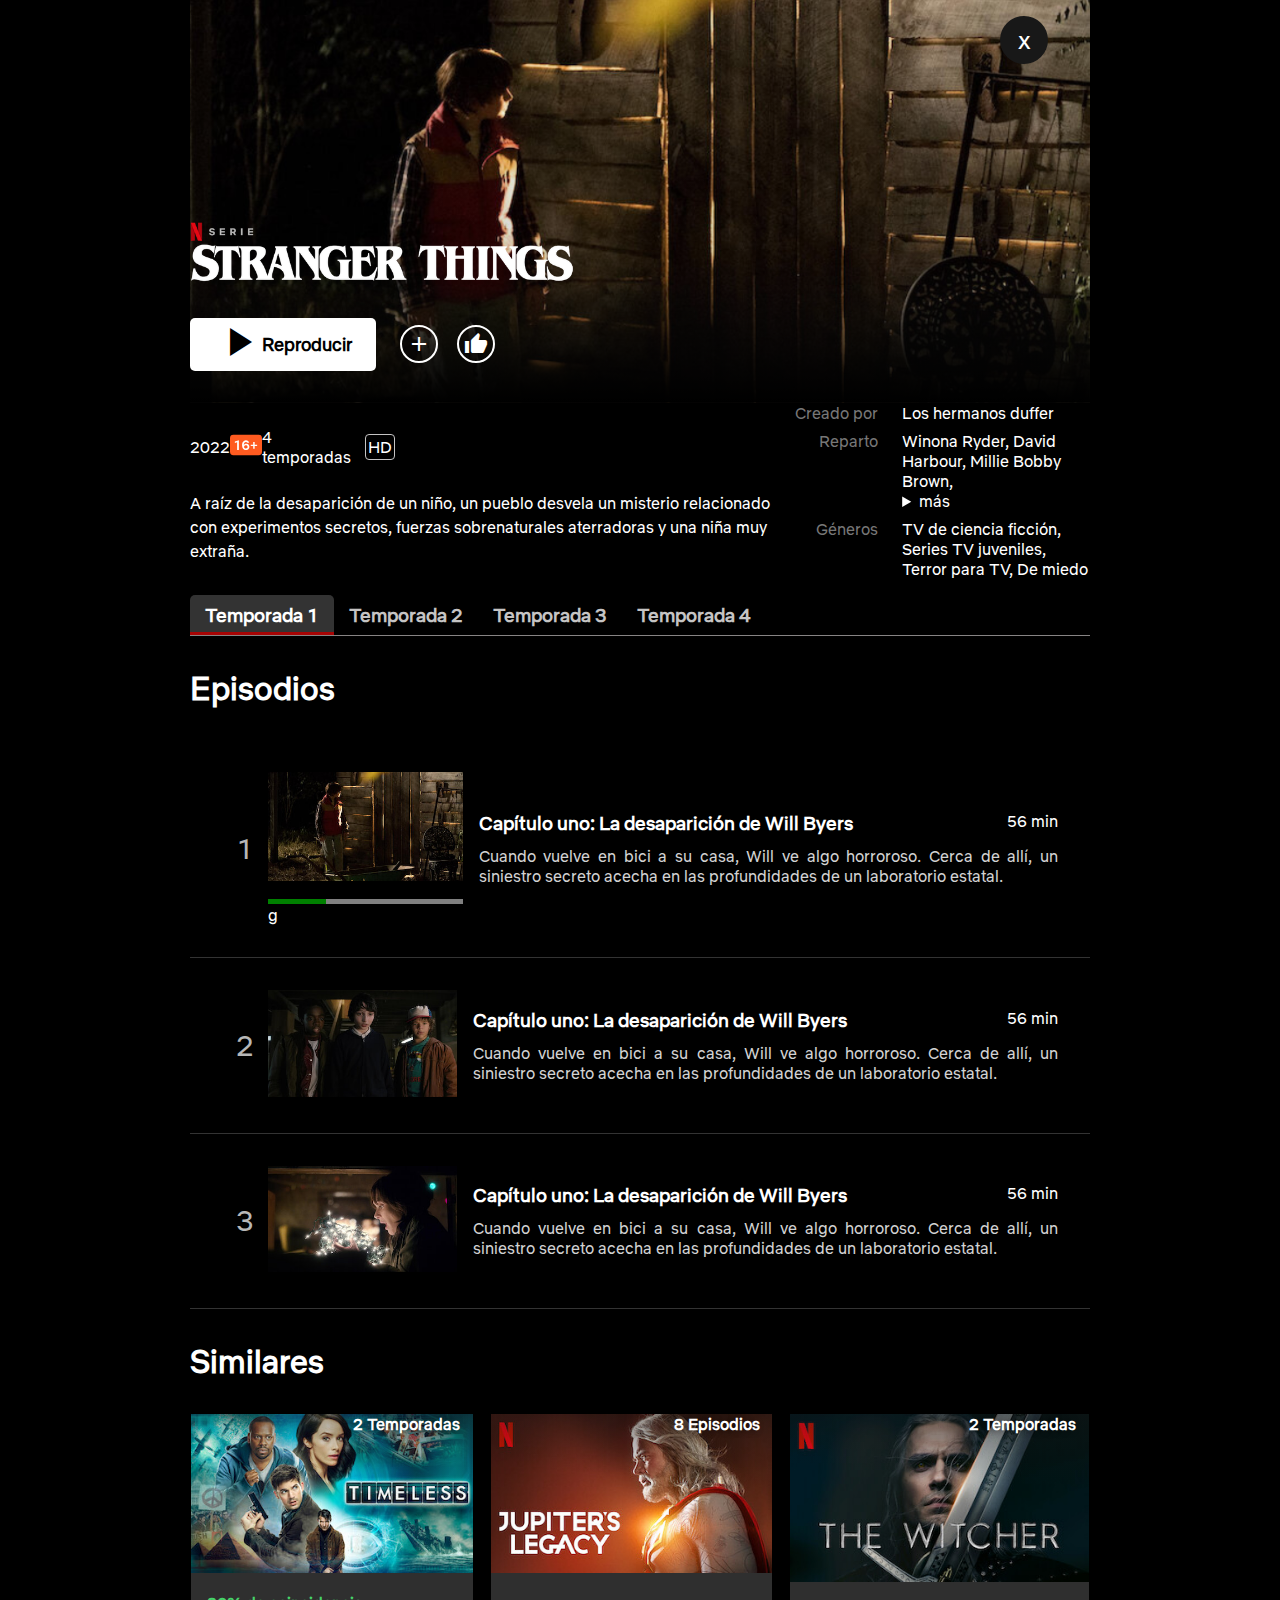
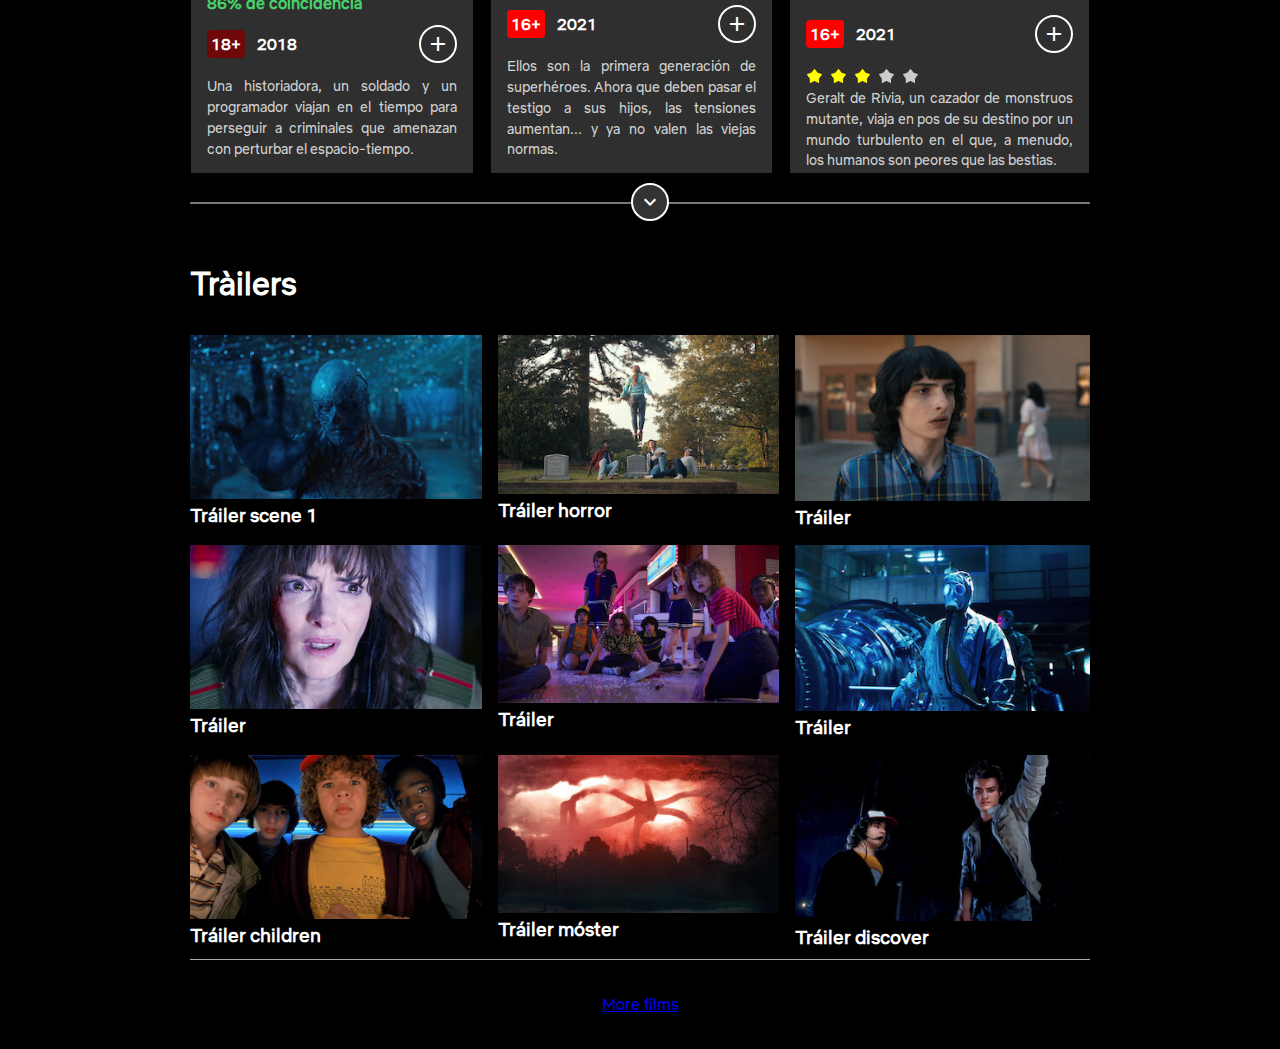
<file: StrangerThings-end/index.html>
<!DOCTYPE html>
<html lang="en">

<head>
    <meta charset="UTF-8">
    <meta http-equiv="X-UA-Compatible" content="IE=edge">
    <meta name="viewport" content="width=device-width, initial-scale=1.0">
    <title>Netflix - Stranger Things</title>
    <link href="https://fonts.googleapis.com/icon?family=Material+Icons" rel="stylesheet">
    <script defer src="./js/app.js"></script>

    <link rel="stylesheet" href="./css/styles.css">
</head>

<body>

    <div id="page">
        <!-- header content -->
        <header>
            <div>
                <img class="logo" src="img/logo.png" alt="" />
            </div>
            <div class="container-buttons">
                <div class="btn-play">
                    <div>
                        <span class="material-icons icon-play">play_arrow</span>
                    </div>
                    <div>Reproducir</div>
                </div>
                <span class="material-icons btn-icon">add</span>
                <span class="material-icons btn-icon">thumb_up</span>
            </div>

        </header>

        <!-- main content -->
        <main>
            <!-- info list content -->
            <section id="main-info">
                <div>
                    <div class="container-features">
                        <div class="year">2022</div>
                        <div class="maturity-rating">
                            <svg viewbox="0 0 158 100" class="svg-icon-maturity">
                                <rect id="Background" width="158" height="100" x="0" y="0" fill="#FF5B20" rx="16.667">
                                </rect>
                                <path id="16+" fill="#FFF" fill-rule="nonzero"
                                    d="M43.867 74.25V26.983L24 32.583v7.8l11.067-3.4V74.25h8.8zm34.8 1c2.933 0 5.689-.656 8.266-1.967 2.578-1.31 4.667-3.189 6.267-5.633 1.6-2.444 2.4-5.333 2.4-8.667 0-2.933-.689-5.555-2.067-7.866A15.175 15.175 0 0088 45.65c-2.311-1.333-4.867-2-7.667-2-2.755 0-5.155.556-7.2 1.667a13.256 13.256 0 00-4.933 4.6c.133-5.2 1.122-9.056 2.967-11.567 1.844-2.511 4.344-3.767 7.5-3.767 3.51 0 5.91 1.267 7.2 3.8h9c-1.156-3.689-3.078-6.533-5.767-8.533-2.689-2-6.211-3-10.567-3-3.733 0-7.033.944-9.9 2.833-2.866 1.89-5.1 4.611-6.7 8.167-1.6 3.556-2.4 7.867-2.4 12.933 0 7.823 1.7 13.856 5.1 18.1 3.4 4.245 8.078 6.367 14.034 6.367zm-.467-7.733c-1.556 0-3-.356-4.333-1.067-1.334-.711-2.39-1.689-3.167-2.933-.778-1.245-1.167-2.645-1.167-4.2 0-1.6.39-3.023 1.167-4.267a8.55 8.55 0 013.133-2.967c1.311-.733 2.767-1.1 4.367-1.1 2.444 0 4.5.8 6.167 2.4 1.666 1.6 2.5 3.578 2.5 5.934 0 2.4-.834 4.366-2.5 5.9-1.667 1.533-3.723 2.3-6.167 2.3zm43.667.866V55.517h12v-7.134h-12V35.517h-7.4v12.866h-12v7.134h12v12.866h7.4z">
                                </path>
                            </svg>
                        </div>
                        <div class="temp">4 temporadas</div>
                        <div class="player-feature">HD</div>
                    </div>
                    <div class="desc">
                        <p>
                            A raíz de la desaparición de un niño, un pueblo desvela un misterio relacionado con
                            experimentos
                            secretos, fuerzas sobrenaturales aterradoras y una niña muy extraña.
                        </p>
                    </div>
                </div>

                <div class="cast">
                    <dl>
                        <dt>Creado por</dt>
                        <dd>Los hermanos duffer
                        </dd>
                        <dt>Reparto</dt>
                        <dd>Winona
                            Ryder, David Harbour, Millie Bobby Brown,

                            <details>
                                <summary>más</summary>
                                <p>Noah Schnapp, Sadie Sink, Natalia Dyer, Charlie Heaton, Joe keery, Maya Hawke</p>
                            </details>
                        </dd>
                        <dt>Géneros</dt>
                        <dd>TV de
                            ciencia ficción, Series TV juveniles, Terror para TV, De miedo</dd>
                    </dl>
                </div>
            </section>

            <!-- Navitation bar -->
            <nav id="nav-temporada">
                <a href="#" class="active">Temporada 1</a>
                <a href="#">Temporada 2</a>
                <a href="#">Temporada 3</a>
                <a href="#">Temporada 4</a>
            </nav>

             <!-- episodes list content -->
            <section class="episodes">
                <h2>Episodios</h2>

                <article class="item-episode">
                    <div class="number">1</div>
                    <div class="play-episode">
                        <img src="img/episode-1.jpg" alt="">
                        <progress value="30" max="100"> 32% </progress>g
                        <div class="play-episode-icon"></div>
                    </div>
                    <div class="desc">
                        <div class="container-title">
                            <h3>Capítulo uno: La desaparición de Will Byers</h3>
                            <div class="duration">56 min</div>
                        </div>
                        <p>Cuando vuelve en bici a su casa, Will ve algo horroroso. Cerca de allí, un siniestro secreto
                            acecha en las profundidades de un laboratorio estatal.</p>
                    </div>
                </article>

                <article class="item-episode">
                    <div class="number">2</div>
                    <div class="play-episode">
                        <img src="img/episode-2.jpg" alt="">
                        <div class="play-episode-icon"></div>
                    </div>
                    <div class="desc">
                        <div class="container-title">
                            <h3>Capítulo uno: La desaparición de Will Byers</h3>
                            <div class="duration">56 min</div>
                        </div>
                        <p>Cuando vuelve en bici a su casa, Will ve algo horroroso. Cerca de allí, un siniestro secreto
                            acecha en las profundidades de un laboratorio estatal.</p>
                    </div>
                </article>

                <article class="item-episode">
                    <div class="number">3</div>
                    <div class="play-episode">
                        <img src="img/episode-3.jpg" alt="">
                        <div class="play-episode-icon"></div>
                    </div>
                    <div class="desc">
                        <div class="container-title">
                            <h3>Capítulo uno: La desaparición de Will Byers</h3>
                            <div class="duration">56 min</div>
                        </div>
                        <p>Cuando vuelve en bici a su casa, Will ve algo horroroso. Cerca de allí, un siniestro secreto
                            acecha en las profundidades de un laboratorio estatal.</p>
                    </div>
                </article>

            </section>

            <section>
                <h2>Similares</h2>
                <input type="checkbox" name="open" id="open">
                <div class="grid-similares">
                    <!-- Timeless -->
                    <article class="card">

                        <div class="season">2 temporadas</div>
                        <img src="./img/similar-timeless.jpg" alt="">
                        <div class="container">
                            <div class="coincidencia">86% de coincidencia</div>
                            <div class="info-card-container">
                                <div>
                                    <span class="pegi age-16">16+</span>
                                    <span class="year">2018</span>
                                </div>
                                <div class="tooltip">
                                    <div class="tooltiptext">Añadir</div>
                                    <span class="material-icons btn-icon">add</span>
                                </div>
                            </div>
                            <p>Una historiadora, un soldado y un programador viajan en el tiempo para perseguir a
                                criminales que amenazan con perturbar el espacio-tiempo.</p>
                        </div>
                    </article>


                    <article class="card">
                        <div class="season">8 episodios</div>
                        <img src="./img/similars-2.jpg" alt="">
                        <div class="container">
                            <div class="info-card-container">
                                <div>
                                    <span class="pegi age-16">16+</span>
                                    <span class="year">2021</span>
                                </div>
                                <div>
                                    <span class="material-icons btn-icon">add</span>
                                </div>
                            </div>
                            <p>Ellos son la primera generación de superhéroes. Ahora que deben pasar el testigo a sus
                                hijos, las tensiones aumentan... y ya no valen las viejas normas.</p>
                        </div>
                    </article>
                    <!-- The witcher -->

                    <article class="card">
                        <div class="season">2 temporadas</div>
                        <img src="./img/similar-the-witcher.jpg" alt="">
                        <div class="container">
                            <div class="info-card-container">
                                <div>
                                    <span class="pegi age-16">16+</span>
                                    <span class="year">2021</span>
                                </div>
                                <div>
                                    <span class="material-icons btn-icon">add</span>
                                </div>
                            </div>
                            <div class="score">
                                <div class="star"></div>
                                <div class="star"></div>
                                <div class="star"></div>
                                <div class="star-off"></div>
                                <div class="star-off"></div>
                            </div>
                            <p>Geralt de Rivia, un cazador de monstruos mutante, viaja en pos de su destino por un mundo
                                turbulento en el que, a menudo, los humanos son peores que las bestias.</p>
                        </div>
                    </article>

                    <!-- Sombra hueso -->
                    <article class="card">
                        <div class="season">1 temporada</div>
                        <img src="./img/similar-sombra-hueso.jpg" alt="">
                        <div class="container">
                            <div class="info-card-container">
                                <div>
                                    <span class="pegi age-12">12+</span>
                                    <span class="year">2021</span>
                                </div>
                                <div>
                                    <span class="material-icons btn-icon">add</span>
                                </div>
                            </div>
                            <p>Fuerzas siniestras conspiran contra la cartógrafa huérfana Alina Starkov cuando desata un
                                poder mágico capaz de cambiar el destino de su mundo, asolado por la guerra.</p>
                        </div>
                    </article>

                    <!-- Gotham -->
                    <article class="card">
                        <div class="season">5 temporadas</div>
                        <img src="./img/similar-gotham.jpg" alt="">
                        <div class="container">
                            <div class="coincidencia">89% de coincidencia</div>
                            <div class="info-card-container">
                                <div>
                                    <span class="pegi age-16">16+</span>
                                    <span class="year">2019</span>
                                </div>
                                <div>
                                    <span class="material-icons btn-icon">add</span>
                                </div>
                            </div>
                            <p>Mucho antes de ser inspector, el policía principiante James Gordon se enfrenta al crimen
                                y corrupción de Gotham City para vengar la muerte de los padres de Bruce Wayne.</p>
                        </div>
                    </article>

                    <!-- Ollie -->
                    <article class="card">
                        <div class="season">Miniserie</div>
                        <img src="./img/similar-ollie.jpg" alt="">
                        <div class="container">
                            <div class="info-card-container">
                                <div>
                                    <span class="pegi age-7">7+</span>
                                    <span class="year">2022</span>
                                </div>
                                <div>
                                    <span class="material-icons btn-icon">add</span>
                                </div>
                            </div>
                            <p>Un conejo hecho de retales, con grandes orejas y recuerdos borrosos, emprende una
                                búsqueda épica de su mejor amigo: el niño al que quiere con todo su corazón.</p>
                        </div>
                    </article>

                    <!-- La tierra -->
                    <article class="card">
                        <div class="season">7 temporadas</div>
                        <img src="./img/similars-los100.jpg" alt="">
                        <div class="container">
                            <div class="info-card-container">
                                <div>
                                    <span class="pegi age-16">16+</span>
                                    <span class="year">2020</span>
                                </div>
                                <div>
                                    <span class="material-icons btn-icon">add</span>
                                </div>
                            </div>
                            <p>Un siglo después de que la Tierra resultase devastada por un apocalipsis nuclear, 100
                                habitantes de una estación espacial vuelven al planeta a comprobar si es habitable.</p>
                        </div>
                    </article>

                    <!-- Lost in space -->
                    <article class="card">
                        <div class="season">3 temporadas</div>
                        <img src="./img/similars-lost-in-space.jpg" alt="">
                        <div class="container">
                            <div class="info-card-container">
                                <div>
                                    <span class="pegi age-7">7+</span>
                                    <span class="year">2021</span>
                                </div>
                                <div>
                                    <span class="material-icons btn-icon">add</span>
                                </div>
                            </div>
                            <p>Tras un aterrizaje forzoso en un planeta desconocido, la familia Robinson lucha
                                desesperadamente por sobrevivir y escapar, pero está rodeada de peligros ocultos.</p>
                        </div>
                    </article>

                    <!-- black summer -->
                    <article class="card">
                        <div class="season">2 temporadas</div>
                        <img src="./img/similar-black-summer.jpg" alt="" />
                        <div class="container">
                            <div class="info-card-container">
                                <div>
                                    <span class="pegi age-18">18+</span>
                                    <span class="year">2021</span>
                                </div>
                                <div>
                                    <span class="material-icons btn-icon">add</span>
                                </div>
                            </div>
                            <p>En los primeros y confusos días de un apocalipsis zombi, completos desconocidos deben
                                aliarse para hacerse fuertes y regresar con sus seres queridos.</p>
                        </div>
                    </article>


                </div>
                <div class="separation">
                    <label for="open"><span class="material-icons btn-icon">expand_more</span></label>
                </div>
            </section>

            <section>
                <h2>Tràilers</h2>
                <div class="grid-trailer">
                    <div class="trailer">
                        <img src="./img/trailer-1.jpg" alt="">
                        <h3>Tráiler scene 1</h3>
                    </div>
                    <div class="trailer">
                        <img src="./img/trailer-2.jpg" alt="">
                        <h3>Tráiler horror</h3>
                    </div>
                    <div class="trailer">
                        <img src="./img/trailer-3.jpg" alt="">
                        <h3>Tráiler</h3>
                    </div>
                    <div class="trailer">
                        <img src="./img/trailer-4.jpg" alt="">
                        <h3>Tráiler</h3>
                    </div>
                    <div class="trailer">
                        <img src="./img/trailer-5.jpg" alt="">
                        <h3>Tráiler</h3>
                    </div>
                    <div class="trailer">
                        <img src="./img/trailer-6.jpg" alt="">
                        <h3>Tráiler</h3>
                    </div>
                    <div class="trailer">
                        <img src="./img/trailer-7.jpg" alt="">
                        <h3>Tráiler children</h3>
                    </div>
                    <div class="trailer">
                        <img src="./img/trailer-8.jpg" alt="">
                        <h3>Tráiler móster</h3>
                    </div>
                    <div class="trailer">
                        <img src="./img/trailer-9.jpg" alt="">
                        <h3>Tráiler discover</h3>
                    </div>
                </div>
            </section>
        </main>
        <footer>
            <a href="#">More films</a>

        </footer>

    </div>

</body>

</html>
</file>
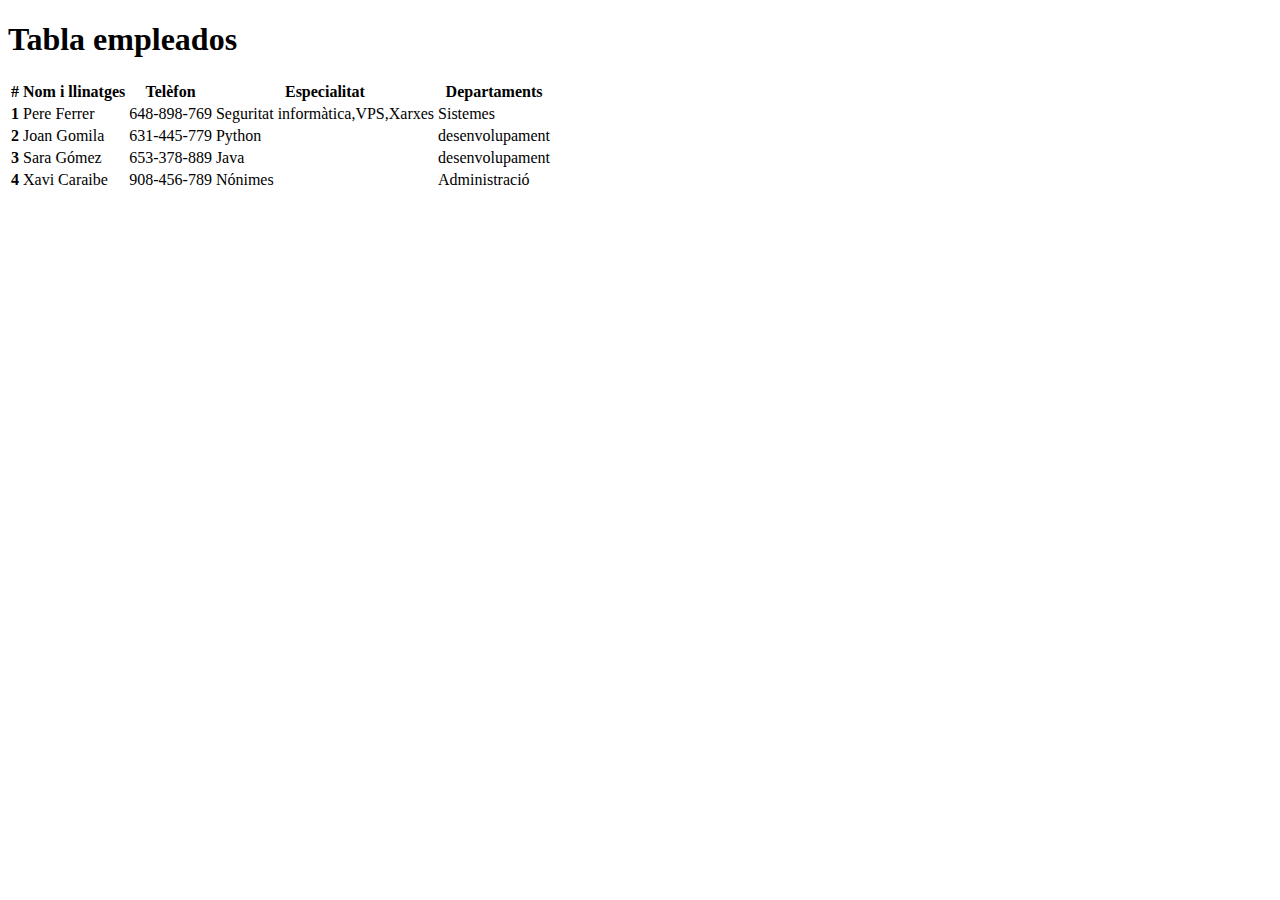
<file: act.4.1/EX2-TaulaEmpleats/taulaempleats.html>
<!DOCTYPE html>
<html lang="en">
<head>
    <meta charset="UTF-8">
    <meta http-equiv="X-UA-Compatible" content="IE=edge">
    <meta name="viewport" content="width=device-width, initial-scale=1.0">
    <title>Document</title>
    <script defer src="./js/app.js"></script>
</head>
<body>
    <h1>Tabla empleados</h1>
    <table>
        <thead>
            <tr>
                <th>#</th>
                <th>Nom i llinatges</th>
                <th>Telèfon</th>
                <th>Especialitat</th>
                <th>Departaments</th>
            </tr>
        </thead>
        <tbody id="lista-container"></tbody>
    </table>
</body>
</html>
</file>
<file: StrangerThings-end/css/styles.css>
@import url('./header.css');
@import url('./main-info.css');
@import url('./episode.css');
@import url('./card.css');
@import url('./navigation.css');
@import url('./separation.css');
*{
    box-sizing: border-box;
    padding: 0;
    margin:0;
}
@font-face { 
    font-family: Netflix-Sans; 
    src: url("../fonts/NetflixSans_W_Rg.woff2");
}
@font-face { 
    font-family: Netflix-icons; 
    src: url("../fonts/nf-icon-v1-93.woff");
}
:root{
   /* text-color:--var*/
}
body{
    background-color: black;
    color:white;
    display: flex;
    justify-content: center;
    font-size: 16px;
    font-family: Netflix-Sans;
}

#page{
    max-width: 900px;
}
/* General */
img{
    width: 100%;
}

.svg-icon-maturity{
    height: 2rem;
    width: 2rem;
}
h2{
    font-size: 2rem;
    padding:2rem 0;
}
.btn-icon{
    padding: 5px;
    display: block;
    margin-left: 1.2rem;
    border-radius: 50%;
    border: 2px solid white;
    
}

.grid-similares{
    display: grid;
    grid-template-columns: auto auto auto;
    gap:1rem;
    height: 40vh;
    max-height: 40vh;
    overflow: hidden;
    transition: height 0.8s ease-in;
    /* background-color: #777; */
    
}
.grid-trailer{
    display: grid;
    grid-template-columns: repeat(3, auto);
    gap:1rem;
}

footer{
    display: flex;
    justify-content: center;
    align-items: center;
    height: 10vh;
    border-top: 1px solid #aaa8a8;
    margin-top: 10px;
}
</file>
